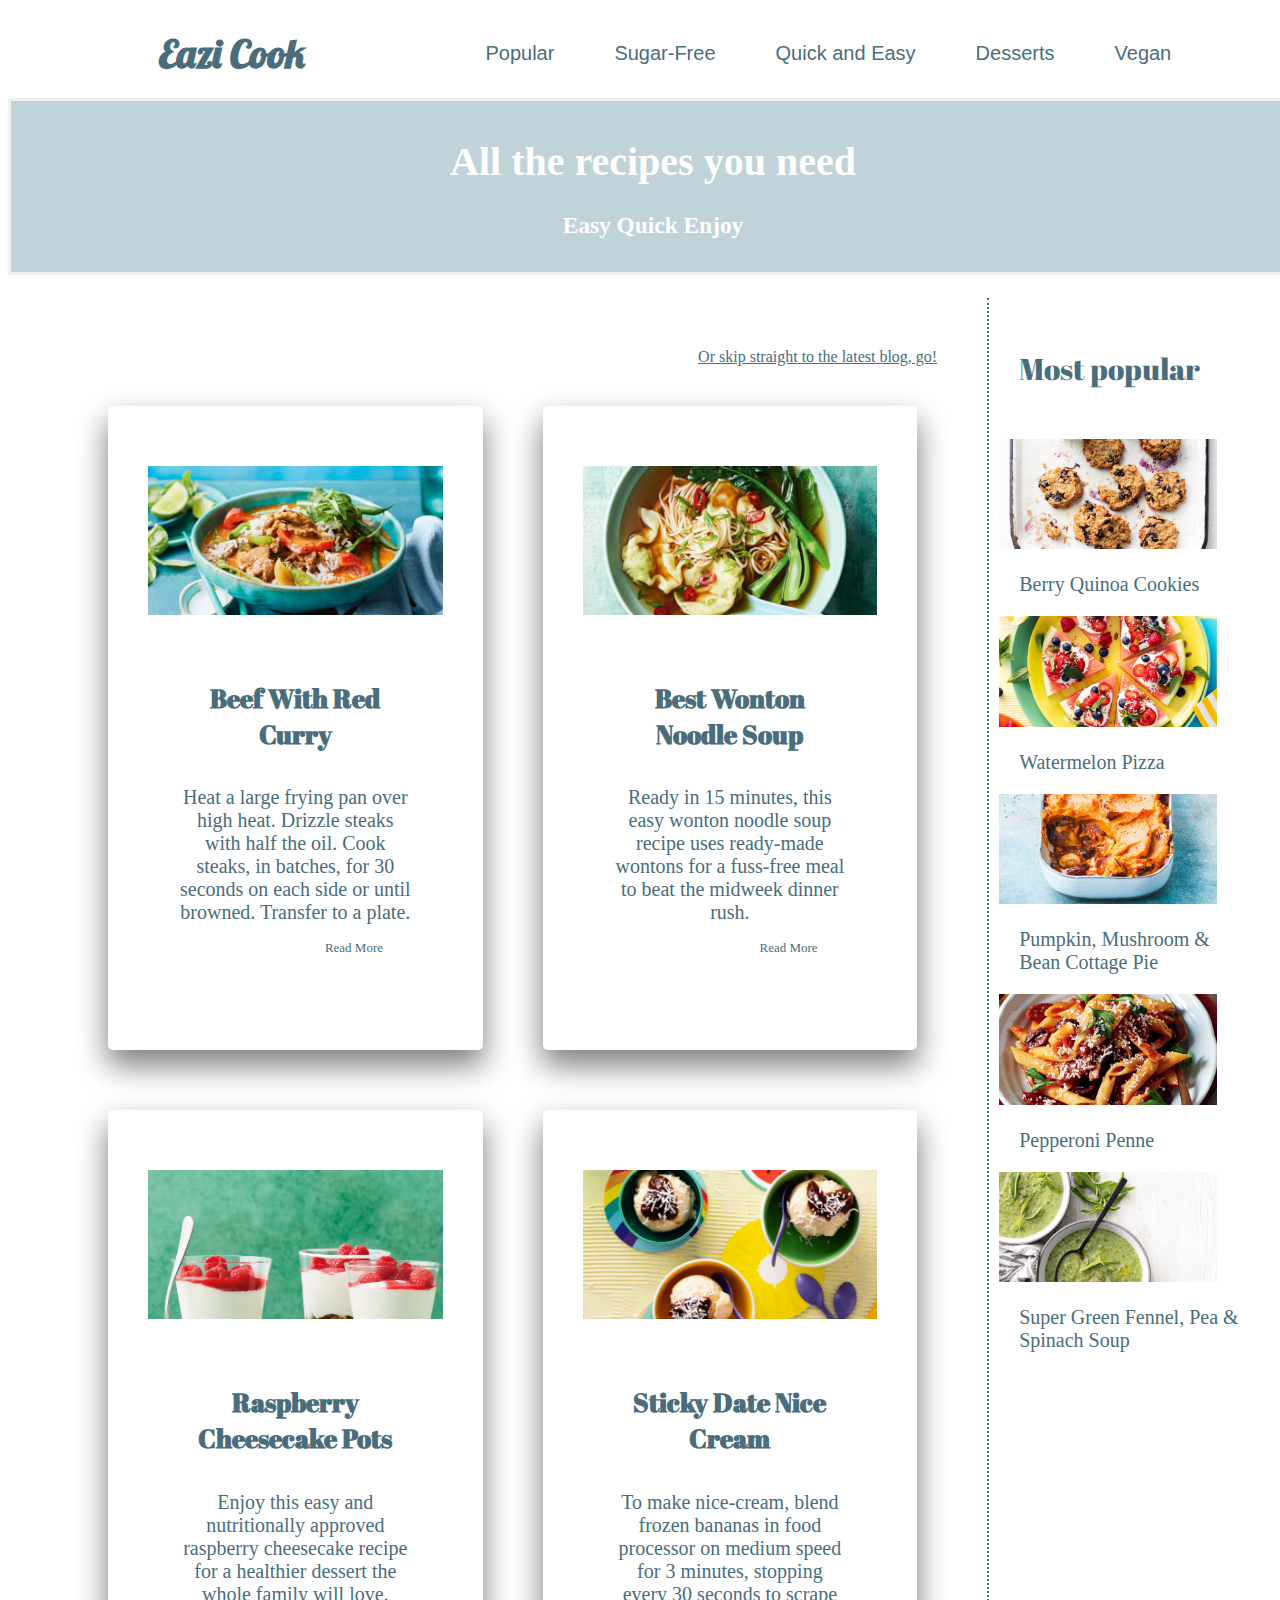
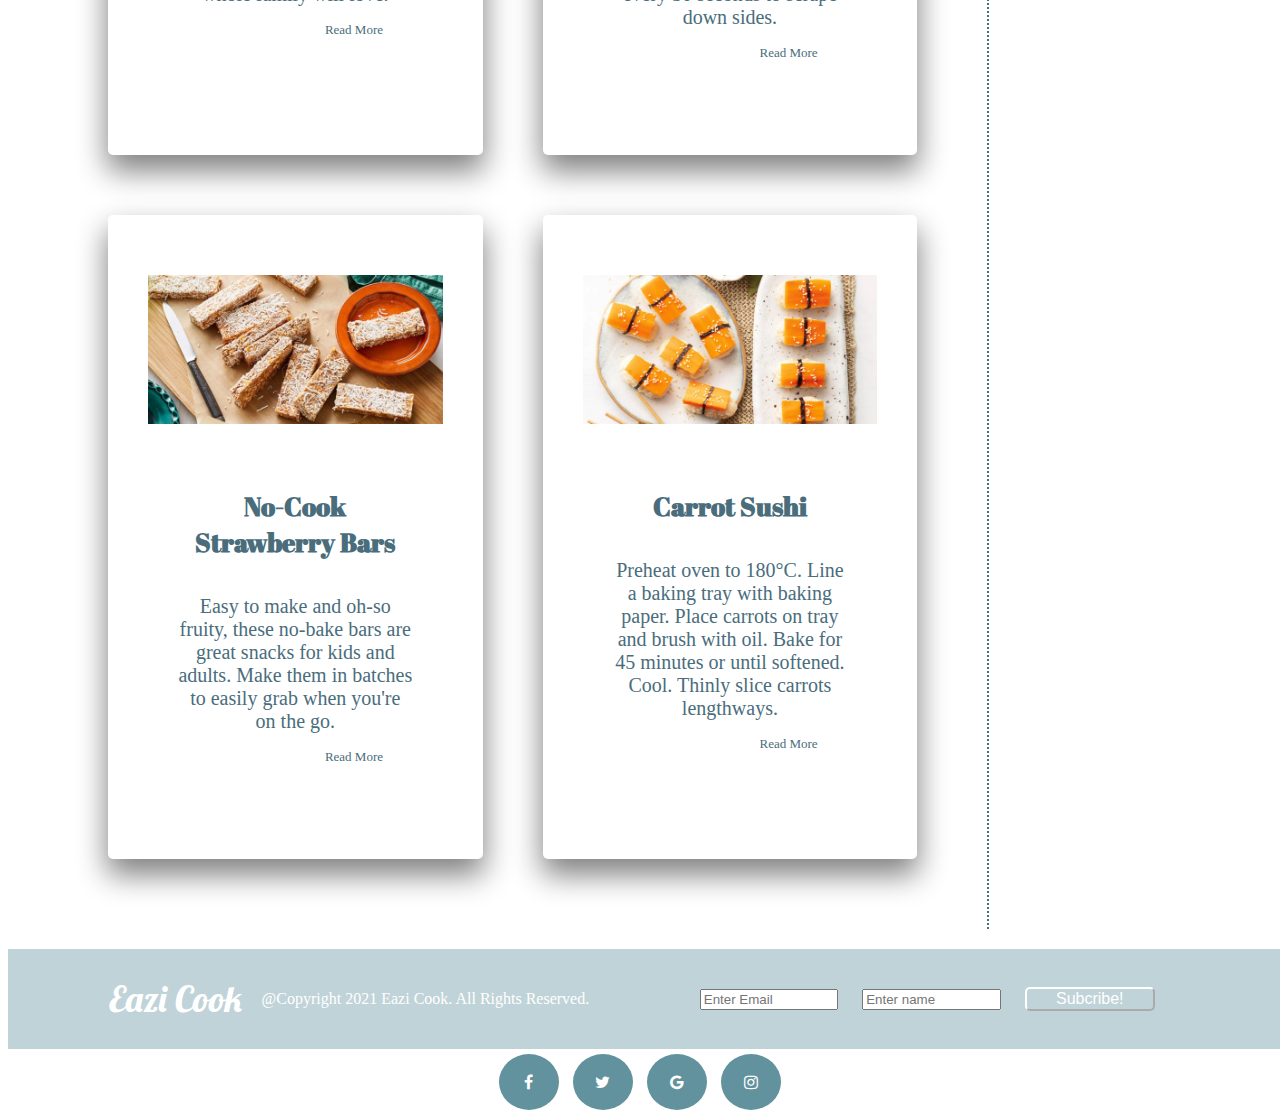
<file: index.html>
<!DOCTYPE html>
<html>
  <head>
    <meta charset="UTF-8">
    <meta name="viewport" content="width=device-width, initial-scale=1.0">
    <link href="css/blog-page.css" rel="stylesheet" type="text/css" />
    <link href="https://fonts.googleapis.com/css2?family=Abril+Fatface&display=swap" rel="stylesheet">
    <link href="https://fonts.googleapis.com/css2?family=Righteous&display=swap" rel="stylesheet">
    <link href="https://fonts.googleapis.com/css2?family=Alfa+Slab+One&family=Lobster&display=swap" rel="stylesheet">
    <link rel="stylesheet" href="https://cdnjs.cloudflare.com/ajax/libs/font-awesome/4.7.0/css/font-awesome.min.css">
    <link rel="icon" href="favicon.png">
  </head>

  <body class="grid-container">
    <header class="header">
       <h1 id="title">Eazi Cook</h1>
       <nav class="nav"> 
          <a href="#" target="_blank" class="bar">Popular</a>
          <a href="#" target="_blank" class="bar">Sugar-Free</a>
          <a href="#" target="_blank" class="bar">Quick and Easy</a>
          <a href="#" target="_blank" class="bar">Desserts</a>
          <a href="#" target="_blank" class="bar">Vegan</a>
       </nav>  
    </header>


    <div class="main-pic">
       <div class="main-pic-text">
          <h1>All the recipes you need</h1>
          <h3>Easy  Quick  Enjoy</h3>
       </div>
    </div>


    <div id="box" class="content">
       <a href="post-page.html" class="skip">Or skip straight to the latest blog, go!</a>
       <div class="card1">
          <img src="image-blog-page/beef.webp" alt="Beef" class="content-pic"/>
          <div class="container1">
             <h4><b>Beef With Red Curry</b></h4>
             <article class="article">
               Heat a large frying pan over high heat. Drizzle steaks with half the oil. Cook steaks, in batches, for 30 seconds on each side or until browned. Transfer to a plate.
             </article>
             <a href="post-page.html" alt="post" class="read-more">Read More</a>
          </div>
       </div>
       <div class="card1">
          <img src="image-blog-page/noodle.webp" alt="Noodle" class="content-pic"/>
          <div class="container1">
             <h4><b>Best Wonton Noodle Soup</b></h4>
             <article class="article">
               Ready in 15 minutes, this easy wonton noodle soup recipe uses ready-made wontons for a fuss-free meal to beat the midweek dinner rush.
             </article>
             <a href="post-page.html" alt="post" class="read-more">Read More</a>
          </div>
       </div>
       <div class="card1">
          <img src="image-blog-page/cheesecake.webp" alt="Cheesecake" class="content-pic"/>
          <div class="container1">
             <h4><b>Raspberry Cheesecake Pots</b></h4>
             <article class="article">
               Enjoy this easy and nutritionally approved raspberry cheesecake recipe for a healthier dessert the whole family will love.
             </article>
             <a href="post-page.html" alt="post" class="read-more">Read More</a>
          </div>
       </div>
       <div class="card1">
          <img src="image-blog-page/cream.webp" alt="cream" class="content-pic"/>
          <div class="container1">
             <h4><b>Sticky Date Nice Cream</b></h4>
             <article class="article">
               To make nice-cream, blend frozen bananas in food processor on medium speed for 3 minutes, stopping every 30 seconds to scrape down sides. 
             </article>
             <a href="post-page.html" alt="post" class="read-more">Read More</a>
          </div>
       </div>
       <div class="card1">
          <img src="image-blog-page/bars.webp" alt="bars" class="content-pic"/>
          <div class="container1">
             <h4><b>No-Cook Strawberry Bars</b></h4>
             <article class="article">
               Easy to make and oh-so fruity, these no-bake bars are great snacks for kids and adults. Make them in batches to easily grab when you're on the go.
             </article>
             <a href="post-page.html" alt="post" class="read-more">Read More</a>
          </div>
       </div>
       <div class="card1">
          <img src="image-blog-page/sushi.webp" alt="sushi" class="content-pic"/>
          <div class="container1">
             <h4><b>Carrot Sushi</b></h4>
             <article class="article"> 
               Preheat oven to 180°C. Line a baking tray with baking paper. Place carrots on tray and brush with oil. Bake for 45 minutes or until softened. Cool. Thinly slice carrots lengthways.
             </article>
             <a href="post-page.html" alt="post" class="read-more">Read More</a>
          </div>
       </div>
    </div>


    <div id="box" class="sidebar">
       <p class="sidebar-title">Most popular</p>
       <div class="side">
          <a href="post-page.html"><img src="image-blog-page/cookies.webp" alt="cookies" class="sd-pic" /></a>
          <a href="post-page.html" class="sd-text">Berry Quinoa Cookies</a>
       </div>
       <div class="side">
          <a href="post-page.html"><img src="image-blog-page/pizza.webp" alt="pizza" class="sd-pic" /></a>
          <a href="post-page.html" class="sd-text">Watermelon Pizza</a>
       </div>
       <div class="side">
          <a href="post-page.html"><img src="image-blog-page/pie.webp" alt="pie" class="sd-pic" /></a>
          <a href="post-page.html" class="sd-text">Pumpkin, Mushroom & Bean Cottage Pie</a>
       </div>
       <div class="side">
          <a href="post-page.html"><img src="image-blog-page/penne.webp" alt="penne" class="sd-pic" /></a>
          <a href="post-page.html" class="sd-text">Pepperoni Penne</a>
       </div>
       <div class="side">
          <a href="post-page.html"><img src="image-blog-page/soup.webp" alt="soup" class="sd-pic" /></a>
          <a href="post-page.html" class="sd-text">Super Green Fennel, Pea & Spinach Soup</a>
       </div>
    </div>
   

    <form id="box" class="form">
        <div class="footer-left">
          <p class="small-logo">Eazi Cook</p>
          <p class="copyright">@Copyright 2021 Eazi Cook. All Rights Reserved.</p>
       </div>
       <div class="footer-right">
           <input type="text" placeholder="Enter Email" name="email" class="sub" required>
           <input type="text" placeholder="Enter name" name="name" class="sub" required>
           <button id="subscrip" type="submit" class="sub">Subcribe!</button>
       </div>
    </form>
  
    <footer id="box" class="footer">
       <div class="icons">
         <a href="#" class="fa fa-facebook"></a>
         <a href="#" class="fa fa-twitter"></a>
         <a href="#" class="fa fa-google"></a>
         <a href="#" class="fa fa-instagram"></a>
       </div>
    </footer>
  </body>


</html>
</file>
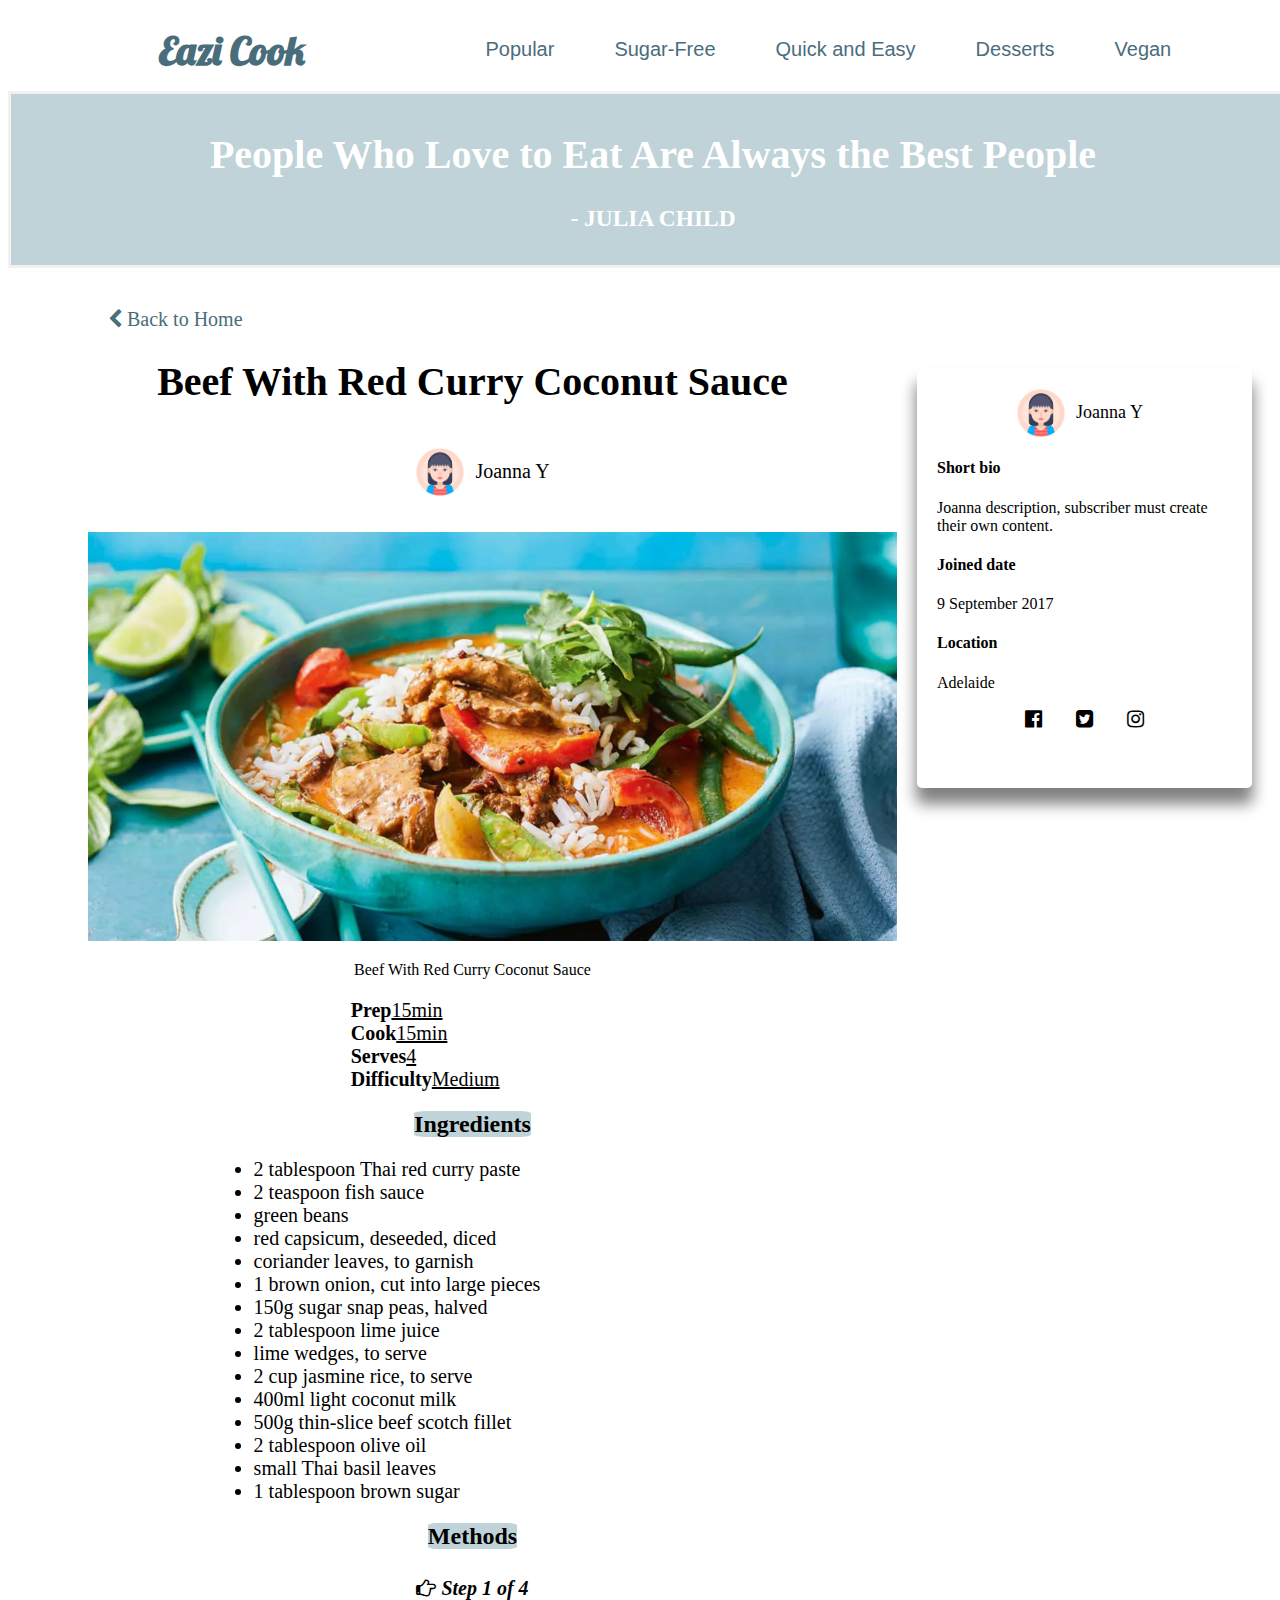
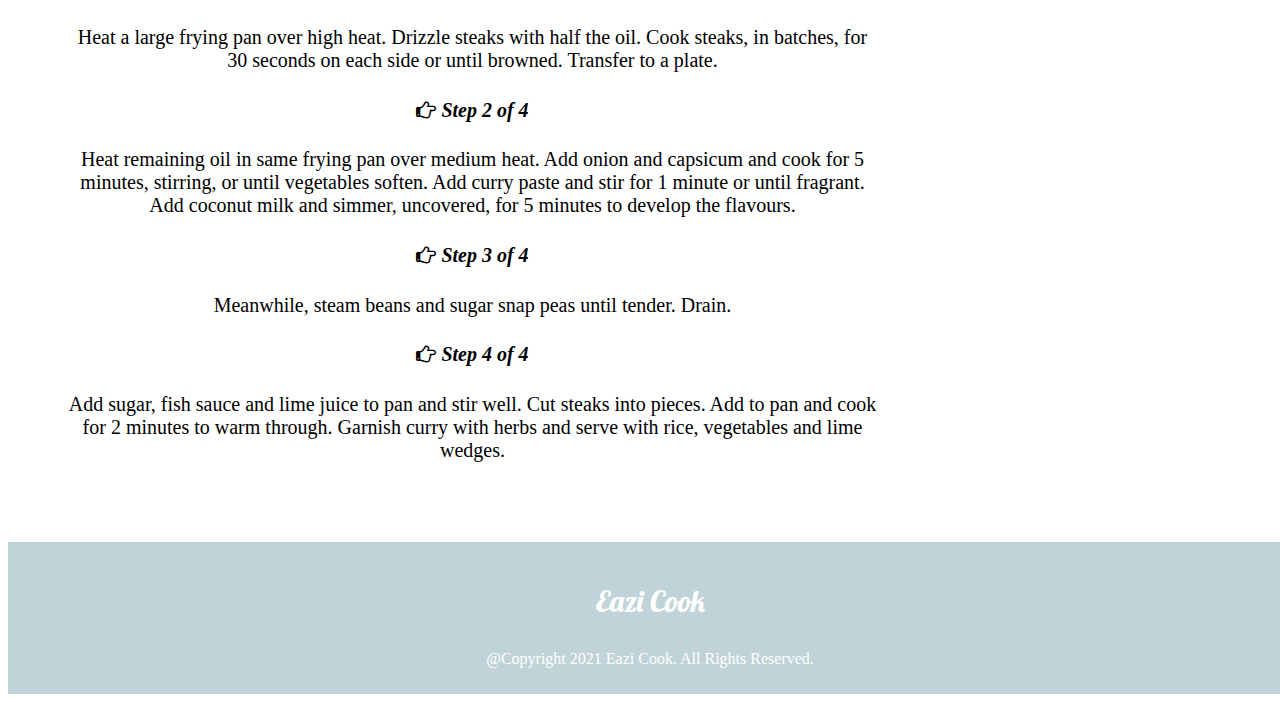
<file: post-page.html>
<!DOCTYPE html>
<html>
  <head>
    <meta charset="UTF-8">
    <meta name="viewport" content="width=device-width, initial-scale=1.0">
    <link href="css/post-page.css" rel="stylesheet" type="text/css" />
    <link href="https://fonts.googleapis.com/css2?family=Abril+Fatface&display=swap" rel="stylesheet">
    <link href="https://fonts.googleapis.com/css2?family=Righteous&display=swap" rel="stylesheet">
    <link href="https://fonts.googleapis.com/css2?family=Alfa+Slab+One&family=Lobster&display=swap" rel="stylesheet">
    <link rel="stylesheet" href="https://cdnjs.cloudflare.com/ajax/libs/font-awesome/4.7.0/css/font-awesome.min.css">
    <link rel="icon" href="favicon.png">
  </head>

  <body class="post">
    <header class="header">
       <h1 id="title">Eazi Cook</h1>
       <nav class="nav"> 
          <a href="#" target="_blank" class="bar">Popular</a>
          <a href="#" target="_blank" class="bar">Sugar-Free</a>
          <a href="#" target="_blank" class="bar">Quick and Easy</a>
          <a href="#" target="_blank" class="bar">Desserts</a>
          <a href="#" target="_blank" class="bar">Vegan</a>
       </nav>  
    </header>

    <div class="main-pic">
       <div class="main-pic-text">
          <blockquote cite="https://www.penguinrandomhouse.com/books/624635/people-who-love-to-eat-are-always-the-best-people-by-julia-child/">
           <h1>People Who Love to Eat Are Always the Best People</h1> 
          </blockquote>
          <h3>- JULIA CHILD</h3>
       </div>
    </div>

    <div id="box" class="content">
       <a href="index.html" class="skip"><i class="fa fa-chevron-left" aria-hidden="true"> Back to Home</i></a>
       <div class="content-main">
          <h1>Beef With Red Curry Coconut Sauce</h1>
          <div class="auther">
              <img src="image-post-page/avatar.png" alt="icon" class="pic-icon" />
              <div class="name">Joanna Y</div>
          </div>
          <img src="image-blog-page/beef.webp" alt="beef" class="beef-pic" />
          <figcaption class="fig">Beef With Red Curry Coconut Sauce</figcaption>
          <div class="blog-post">
              <ul class="list">
                <li><b>Prep</b><u>15min</u></li>
                <li><b>Cook</b><u>15min</u></li>
                <li><b>Serves</b><u>4</u></li>
                <li><b>Difficulty</b><u>Medium</u></li>
              </ul>
              <div class="ingredients">
                 <h3>Ingredients</h3>
                 <ul class="article-indi">
                   <li>2 tablespoon Thai red curry paste<br /></li>
                   <li>2 teaspoon fish sauce<br /></li>
                   <li>green beans<br /></li>  
                   <li>red capsicum, deseeded, diced<br /></li>   
                   <li>coriander leaves, to garnish<br /></li>   
                   <li>1 brown onion, cut into large pieces<br /></li> 
                   <li>150g sugar snap peas, halved<br /></li>  
                   <li>2 tablespoon lime juice<br /></li>   
                   <li>lime wedges, to serve<br /></li>    
                   <li>2 cup jasmine rice, to serve<br /></li>   
                   <li>400ml light coconut milk<br /></li>  
                   <li>500g thin-slice beef scotch fillet<br /></li>  
                   <li>2 tablespoon olive oil<br /></li>   
                   <li>small Thai basil leaves<br /></li>  
                   <li>1 tablespoon brown sugar<br /></li>    
                 </ul>
              </div>
              <div class="step">
                <h3>Methods</h3>
                <div class="p">
                   <h4><i class="fa fa-hand-o-right" aria-hidden="true"><b><em>  Step 1 of 4</em></b></i></h4>
                   <p>Heat a large frying pan over high heat. Drizzle steaks with half the oil. Cook steaks, in batches, for 30 seconds on each side or until browned. Transfer to a plate.</p>
                </div>
                <div class="p">
                   <h4><i class="fa fa-hand-o-right" aria-hidden="true"><b><em>  Step 2 of 4</em></b></i></h4>
                   <p>Heat remaining oil in same frying pan over medium heat. Add onion and capsicum and cook for 5 minutes, stirring, or until vegetables soften. Add curry paste and stir for 1 minute or until fragrant. Add coconut milk and simmer, uncovered, for 5 minutes to develop the flavours.</p>
                </div>
                <div class="p">
                   <h4><i class="fa fa-hand-o-right" aria-hidden="true"><b><em>  Step 3 of 4</em></b></i></h4>
                   <p>Meanwhile, steam beans and sugar snap peas until tender. Drain.</p>
                </div>
                <div class="p">
                   <h4><i class="fa fa-hand-o-right" aria-hidden="true"><b><em>  Step 4 of 4</em></b></i></h4>
                   <p>Add sugar, fish sauce and lime juice to pan and stir well. Cut steaks into pieces. Add to pan and cook for 2 minutes to warm through. Garnish curry with herbs and serve with rice, vegetables and lime wedges.</p>
                </div>
              </div>
          </div>
       </div>
    </div>

    <div class="sidebar">
       <div class="ava">
          <img src="image-post-page/avatar.png" alt="avatar" />
          <div class="name">Joanna Y</div>
       </div>
       <div class="info">
          <h4>Short bio</h4>
          <p class="side-content">Joanna description, subscriber must create their own content.</p>
          <h4>Joined date</h4>
          <p class="side-content">9 September 2017</p>
          <h4>Location</h4>
          <p class="side-content">Adelaide</p>
          <div class="icons">
             <a href="#" id="f1"><i class="fa fa-facebook-official" aria-hidden="true"></i></a>
             <a href="#" id="f1"><i class="fa fa-twitter-square" aria-hidden="true"></i></a>
             <a href="#" id="f1"><i class="fa fa-instagram" aria-hidden="true"></i></a>
          </div>
       </div>
    </div>

    <div class="footer">
       <p class="small-logo">Eazi Cook</p>
       <p class="copyright">@Copyright 2021 Eazi Cook. All Rights Reserved.</p>
   </div>
</file>
<file: css/blog-page.css>
.grid-container{
    display: grid;
    grid-template-columns: 6/4;
    grid-template-rows: 90px 200px 1fr 100px 60px;
    grid-template-areas: 
    "hd hd"
    "pic pic"
    "main sd"
    "bar bar"
    "ft ft";
}

.header{
    grid-area: hd;
    display: flex;
    flex-direction: row;
    justify-content: space-evenly;
    align-items: center;

}

#title{
    font-family: 'Lobster', cursive;
    font-size: 30px;
    margin: 0px 50px;
    color:#4A6D7C;

}

.nav{
    display: flex;
    flex-direction: row;
    justify-content: space-evenly;
    align-items: center;
}
.bar{
    font-family:Arial, Helvetica, sans-serif;
    font-size: 16px;
    margin:20px;
    color: #4A6D7C;
    text-decoration: none;
    
}

a:hover{
    color: indigo;  
}


.main-pic{
    grid-area:pic;
    text-align: center;
}

.main-pic-text{
    background-color: rgba(98, 146, 158, 0.4);
    color: rgb(255, 255, 255);
    font-weight: bold;
    font-size: 20px;
    border: 3px solid #f1f1f1;
    top: 20%;
    left: 80%;
    z-index: 2;
    width: 100%;
    padding: 10px;

}
.content{
    grid-area:main;
    display: flex;
    flex-direction: column;
    margin: 0px 30px;
    padding: 40px 20px;
    border-right: 2px dotted #4A6D7C;
    margin-bottom: 20px;
}

.skip{
    grid-area: go;
    font-size: 16px;
    text-align: right;
    padding: 10px 10px;
    color: #4A6D7C;
}
.card1{
    display: flex;
    flex-direction: column;
    text-align: center;
	border-radius: 5px;
    box-shadow: 0 15px 30px 1px grey;
    padding: 60px 40px;
    margin: 30px;
}
.card1:hover{
    box-shadow: 0px 20px 20px 10px #4A6D7C;
}
.content-pic{
    max-width: 100%;
    height: auto;
}

.container1{
    font-size: 26px;
    font-family: 'Abril Fatface', cursive;
    margin: 30px;
    color: #4A6D7C;
}
.article{
      font-size: 20px;
      font-family: Cambria, Cochin, Georgia, Times, 'Times New Roman', serif;
}

.read-more{
    margin-left: 50%;
    font-size: 0.5em;
    margin-top: 50px;
    text-decoration: none;
    font-family: Cambria, Cochin, Georgia, Times, 'Times New Roman', serif;
    color: #4A6D7C;
}
.read-more:hover{
    font-size: 20px;
    color: indigo;
}
.sidebar{
    grid-area:sd;
    display:flex;
    flex-direction: column;
    font-family: Cambria, Cochin, Georgia, Times, 'Times New Roman', serif;
    color: #4A6D7C;
    margin-left: -20px;
}
.sidebar-title{
    font-size: 20px;
    padding: 20px;
    font-family: 'Abril Fatface', cursive;
    text-align:left;
}
.side{
   display: flex;
   flex-direction: column;
}

.sd-text{
    text-align: left;
    font-size: 20px;
    margin: 20px 20px;
    text-decoration: none;
    color: #4A6D7C;
}
.sd-pic{
    max-width: 80%;
    height: auto;
}
.sd-pic:hover{
    box-shadow: 0 15px 30px 1px #4A6D7C;
}



.form{
    grid-area: bar;
    background-color: #62929E; 
    background-color: rgba(98, 146, 158, 0.4);
    display:flex;
    flex-direction: row;
    width: 100%;
    justify-content: space-evenly;
    height:100px;
    padding:0 10px 0 10px;
}
.footer-left{
    display: flex;
    flex-direction: row;
    align-items: center;
}
.small-logo{
    color: white;
    font-family:'Lobster', cursive;
    font-size: 20px;
    text-align: center;
    padding:10px;
}
.copyright{
    margin:10px 10px;
    font-size: 10px;
    color: white;
}
.footer-right{
    align-items: center;
    margin-top: 38px;

}
.sub{
    margin-left: 20px;
    color: white;
    width: 25%;
}
#subscrip{
  font-family: Arial, Helvetica, sans-serif;
  font-size: 16px;
  background-color: transparent;
  border-color: white;
  border-radius: 5px;
  align-items: center;

}



.footer{
    grid-area:ft;
    display: flex;
    justify-content: center;
    flex-direction: row;
}
.icons{
    justify-content: space-evenly;
}
.fa {
    padding: 20px;
    font-size: 30px;
    text-align: center;
    text-decoration: none;
    margin: 5px 5px;
    border-radius: 50%;
    width:20px;

  }
  
.fa:hover {
      opacity: 0.7;
  }
  
.fa-facebook {
    background: #62929E;
    color: white;
  }
  
.fa-twitter{
    background: #62929E;
    color: white;
  }
  
.fa-google{
    background: #62929E;
    color: white;
  }
.fa-instagram{
    background: #62929E;
    color: white;
  }


@media (min-width:1850px) {
    .grid-container{
        display: grid;
        grid-template-columns: 80% 20%;
        grid-template-rows: 90px 200px 1fr 100px 60px;
        grid-template-areas: 
        "hd hd"
        "pic pic"
        "main sd"
        "bar bar"
        "ft ft";
    }
    

    #title{
        font-size: 40px;
        margin: 0px 80px;
    }

    .bar{
        font-size: 20px;
        margin:30px;
        
    }

    .content{
        grid-area:main;
        display: grid;
        grid-template-columns: repeat(3, 1fr);
        /* grid-template-rows:repeat(3, 1fr); */
        margin: 0px 80px;
        padding: 40px 40px;
        grid-template-areas: 
        "go go go"
        "card1 card1 card1"
        "card1 card1 card1";
        border-right: 2px dotted #4A6D7C;
        margin-bottom: 20px;
    }
    .sidebar-title{
        font-size: 30px;
    }
    .small-logo{
        font-size: 40px;
    }
    .copyright{
        font-size: 20px;

    }
 }

@media (min-width:1200px) and (max-width:1849px) {
    .grid-container{
        display: grid;
        grid-template-columns: 80% 20%;
        grid-template-rows: 90px 200px 1fr 100px 60px;
        grid-template-areas: 
        "hd hd"
        "pic pic"
        "main sd"
        "bar bar"
        "ft ft";
    }

    .icon{
        display: none;
    }
    #title{
        font-size: 40px;
        margin: 0px 80px;
    }

    .bar{
        font-size: 20px;
        margin:30px;
        
    }

    .content{
        grid-area:main;
        display: grid;
        grid-template-columns: repeat(2, 1fr);
        /* grid-template-rows:repeat(3, 1fr); */
        margin: 0px 30px;
        padding: 40px 40px;
        grid-template-areas: 
        "go go"
        "card1 card1"
        "card1 card1";
        border-right: 2px dotted #4A6D7C;
        margin-bottom: 20px;
    }
    .sidebar-title{
        font-size: 30px;
    }
    .small-logo{
        font-size: 36px;
    }
    .copyright{
        font-size: 16px;

    }
 }
</file>
<file: css/post-page.css>
@import url(content-post.css);
@import url(sidebar-post.css);
@import url(footer-post.css);


.post{
    display:grid;
    grid-template-columns: 8/2;
    grid-template-rows: 1/2/8/1;
    grid-template-areas: 
    "hd hd hd hd hd"
    "pic pic pic pic pic "
    "main main main main sd"
    "ft ft ft ft ft";
}
.header{
    grid-area: hd;
    display: flex;
    flex-direction: row;
    justify-content: space-evenly;
    align-items: center;

}

#title{
    font-family: 'Lobster', cursive;
    font-size: 30px;
    margin: 0px 80px;
    color:#4A6D7C;

}

.nav{
    display: flex;
    flex-direction: row;
    justify-content: space-evenly;
    align-items: center;
}
.bar{
    font-family:Arial, Helvetica, sans-serif;
    font-size: 16px;
    margin:30px;
    color: #4A6D7C;
    text-decoration: none;
    
}

a:hover{
    color: indigo;  
}
.main-pic{
    grid-area: pic;
    width: 100%;
}
.main-pic-text{
    background-color: rgba(98, 146, 158, 0.4);
    color: rgb(255, 255, 255);
    font-weight: bold;
    font-size: 20px;
    border: 3px solid #f1f1f1;
    top: 20%;
    left: 80%;
    z-index: 2;
    width: 100%;
    padding: 10px;
    text-align: center;

}
@media (min-width:1200px) and (max-width:1849px) {
    #title{
    font-size: 40px;
    }
    .bar{
    font-size: 20px;
    }
}

@media (min-width:1850px) {
    #title{
        font-size: 40px;
       }
    .bar{
        font-size: 20px;
       }
}
</file>
